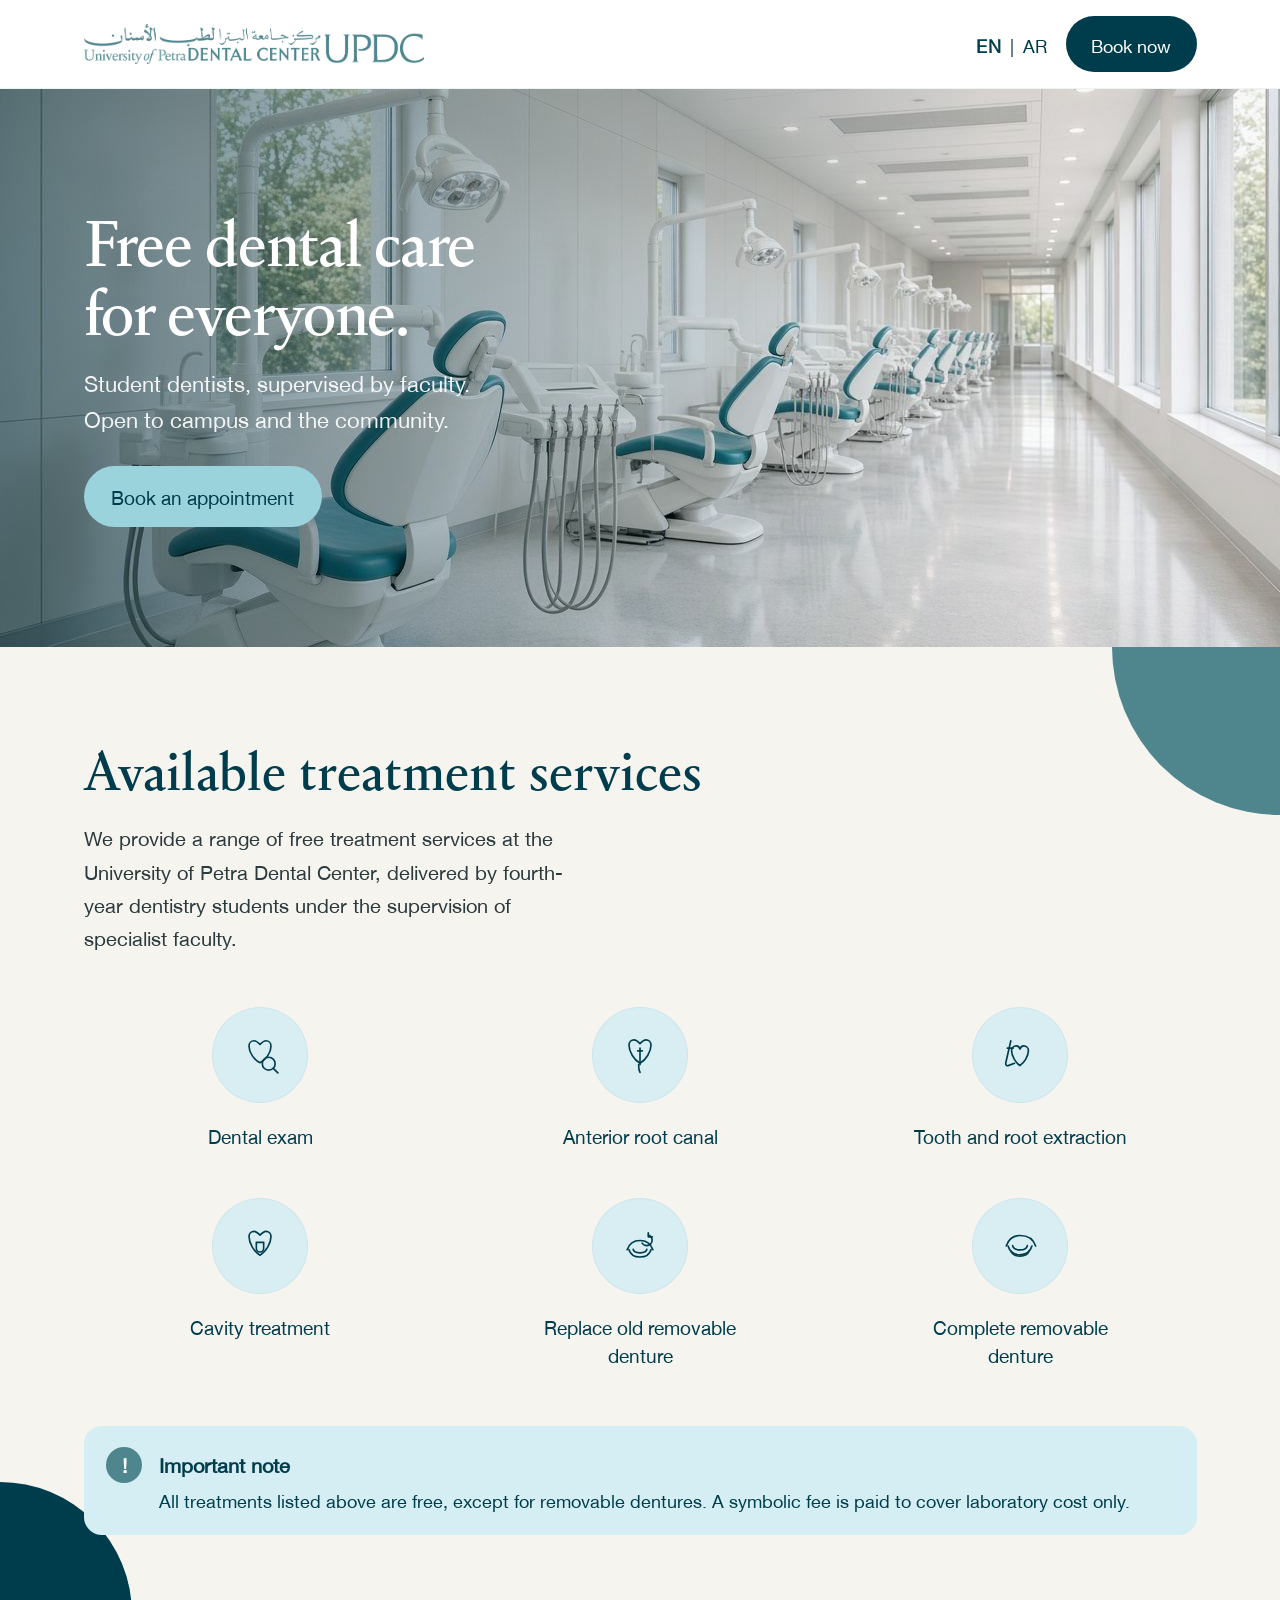
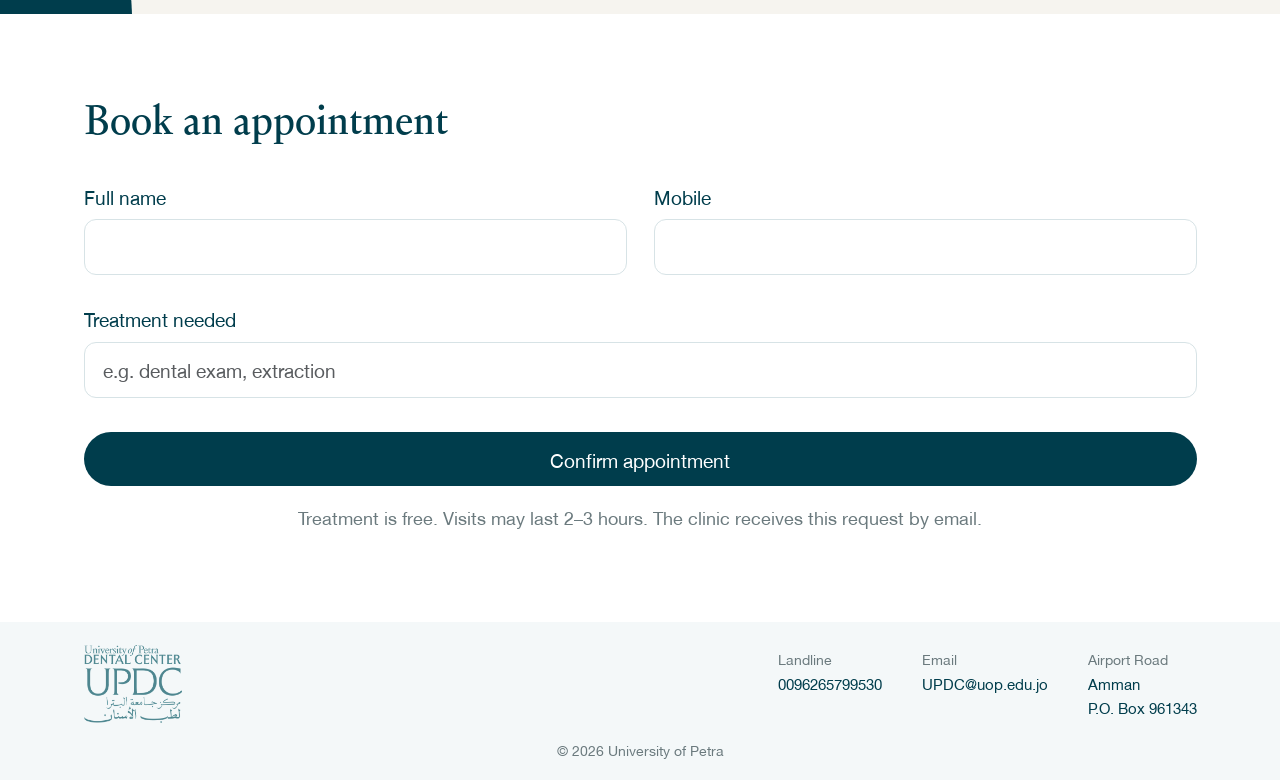
<file: index.html>
<!DOCTYPE html>
<html lang="en">
  <head>
    <meta charset="utf-8" />
    <meta name="viewport" content="width=device-width, initial-scale=1" />
    <title>University of Petra Dental Center | Book a free appointment</title>
    <meta
      name="description"
      content="Book a free appointment at the University of Petra Dental Center. Eligible dentistry students treat patients under faculty supervision."
    />
    <link rel="icon" href="assets/images/favicon.png" type="image/png" />
    <link rel="preload" as="image" href="assets/images/slide-2.jpg" type="image/jpeg" />
    <link rel="preload" as="font" href="assets/fonts/A2Mazarin-Regular.otf" type="font/otf" crossorigin />
    <link rel="preload" as="font" href="assets/fonts/HelveticaNeueLTArabic.ttf" type="font/ttf" crossorigin />
    <link rel="stylesheet" href="vendor/bootstrap.min.css" />
    <link rel="stylesheet" href="css/style.css" />
  </head>
  <body>
    <a class="visually-hidden-focusable" href="#book">Skip to booking</a>
    <header class="site-header">
      <div class="container header-inner d-flex align-items-center justify-content-between gap-3">
        <a class="brand" href="index.html" aria-label="University of Petra Dental Center">
          <img src="assets/images/logo-wide.png" width="340" height="40" alt="UPDC University of Petra Dental Center" />
        </a>
        <div class="d-flex align-items-center gap-3">
          <nav class="lang-switch" aria-label="Language">
            <a href="index.html" hreflang="en" aria-current="true">EN</a>
            <span aria-hidden="true">|</span>
            <a href="ar/index.html" hreflang="ar" lang="ar">AR</a>
          </nav>
          <a class="btn-book" href="#book">Book now</a>
        </div>
      </div>
    </header>

    <section class="hero" aria-label="Clinic highlights">
      <div class="hero-slide">
        <img src="assets/images/slide-2.jpg" width="1280" height="720" alt="Teaching clinic with a row of dental chairs" fetchpriority="high" />
      </div>
      <div class="hero-overlay" aria-hidden="true"></div>
      <div class="hero-copy">
        <div class="container">
          <h1>Free dental care for everyone.</h1>
          <p>Student dentists, supervised by faculty. Open to campus and the community.</p>
          <div class="hero-actions">
            <a class="btn-ice" href="#book">Book an appointment</a>
          </div>
        </div>
      </div>
    </section>

    <section class="services" id="services" aria-labelledby="servicesTitle">
      <div class="container">
        <h2 class="services-title" id="servicesTitle">Available treatment services</h2>
        <p class="services-lead">
          We provide a range of free treatment services at the University of Petra Dental Center,
          delivered by fourth-year dentistry students under the supervision of specialist faculty.
        </p>
        <div class="row g-4">
          <div class="col-6 col-md-4">
            <article class="service-card">
              <div class="service-icon" aria-hidden="true">
                <svg viewBox="0 0 48 48" fill="none" stroke="currentColor" stroke-width="1.8" stroke-linecap="round" stroke-linejoin="round">
                  <path d="M17.5 8.5c-3.1 0-5.5 2.5-5.5 5.6 0 7 5.4 15.2 12 18.4 6.6-3.2 12-11.4 12-18.4 0-3.1-2.4-5.6-5.5-5.6-2.3 0-3.8 1.3-6.5 4-2.7-2.7-4.2-4-6.5-4z" />
                  <circle cx="33.5" cy="33.5" r="7" />
                  <path d="m38.5 38.5 5 5" />
                </svg>
              </div>
              <h3>Dental exam</h3>
            </article>
          </div>
          <div class="col-6 col-md-4">
            <article class="service-card">
              <div class="service-icon" aria-hidden="true">
                <svg viewBox="0 0 48 48" fill="none" stroke="currentColor" stroke-width="1.8" stroke-linecap="round" stroke-linejoin="round">
                  <path d="M17.5 7.5c-3.1 0-5.5 2.5-5.5 5.6 0 7.4 5.6 16.4 12 19.9 6.4-3.5 12-12.5 12-19.9 0-3.1-2.4-5.6-5.5-5.6-2.3 0-3.8 1.3-6.5 4-2.7-2.7-4.2-4-6.5-4z" />
                  <path d="M24 16.5v18" />
                  <path d="M21.5 19.5h5" />
                  <path d="M22.5 34.5c0 3.2.4 6.5 1.5 8.5" />
                </svg>
              </div>
              <h3>Anterior root canal</h3>
            </article>
          </div>
          <div class="col-6 col-md-4">
            <article class="service-card">
              <div class="service-icon" aria-hidden="true">
                <svg viewBox="0 0 48 48" fill="none" stroke="currentColor" stroke-width="1.8" stroke-linecap="round" stroke-linejoin="round">
                  <path d="M20 14c-3 0-5.2 2.3-5.2 5.2 0 6.2 4.6 13.4 9.2 16.3 4.6-2.9 9.2-10.1 9.2-16.3 0-2.9-2.2-5.2-5.2-5.2-2 0-3.4 1.1-4 3.5-.6-2.4-2-3.5-4-3.5z" />
                  <path d="M14 8.5 8.5 32.5c-.5 2.2.8 3.5 2.6 3.1L18 33" />
                  <path d="M10.2 16.5h6.3" />
                </svg>
              </div>
              <h3>Tooth and root extraction</h3>
            </article>
          </div>
          <div class="col-6 col-md-4">
            <article class="service-card">
              <div class="service-icon" aria-hidden="true">
                <svg viewBox="0 0 48 48" fill="none" stroke="currentColor" stroke-width="1.8" stroke-linecap="round" stroke-linejoin="round">
                  <path d="M17.5 8c-3.1 0-5.5 2.5-5.5 5.6 0 7.4 5.6 16.8 12 20.4 6.4-3.6 12-13 12-20.4C36 10.5 33.6 8 30.5 8c-2.3 0-3.8 1.3-6.5 4.1C21.3 9.3 19.8 8 17.5 8z" />
                  <path d="M20 20h8v6.5a4 4 0 0 1-8 0V20z" />
                </svg>
              </div>
              <h3>Cavity treatment</h3>
            </article>
          </div>
          <div class="col-6 col-md-4">
            <article class="service-card">
              <div class="service-icon" aria-hidden="true">
                <svg viewBox="0 0 48 48" fill="none" stroke="currentColor" stroke-width="1.8" stroke-linecap="round" stroke-linejoin="round">
                  <path d="M10 28c2.2-6.5 6.2-10 14-10s11.8 3.5 14 10" />
                  <path d="M12 28c1.4 4.8 4.6 8 12 8s10.6-3.2 12-8" />
                  <path d="M16.5 27.5c.4 2.4 2.2 4 7.5 4s7.1-1.6 7.5-4" />
                  <path d="M34.5 12.5a6 6 0 1 1-8.2 8.4" />
                  <path d="M33 9.5v4.5h4.5" />
                </svg>
              </div>
              <h3>Replace old removable denture</h3>
            </article>
          </div>
          <div class="col-6 col-md-4">
            <article class="service-card">
              <div class="service-icon" aria-hidden="true">
                <svg viewBox="0 0 48 48" fill="none" stroke="currentColor" stroke-width="1.8" stroke-linecap="round" stroke-linejoin="round">
                  <path d="M9 24c2.4-7.4 7-11.5 15-11.5S38.6 16.6 41 24" />
                  <path d="M11 24c1.6 5.6 5.2 9.5 13 9.5s11.4-3.9 13-9.5" />
                  <path d="M16 23.5c.5 2.8 2.6 4.7 8 4.7s7.5-1.9 8-4.7" />
                  <path d="M14 29.5c1.2 3.3 4.2 5.5 10 5.5s8.8-2.2 10-5.5" />
                </svg>
              </div>
              <h3>Complete removable denture</h3>
            </article>
          </div>
        </div>
        <aside class="services-note" role="note">
          <span class="note-mark" aria-hidden="true">!</span>
          <div>
            <strong>Important note</strong>
            <p>All treatments listed above are free, except for removable dentures. A symbolic fee is paid to cover laboratory cost only.</p>
          </div>
        </aside>
      </div>
    </section>

    <section class="book" id="book">
      <div class="container">
        <h2>Book an appointment</h2>
        <form id="booking-form" class="needs-validation" novalidate>
          <input class="visually-hidden" type="text" name="_honey" tabindex="-1" autocomplete="off" aria-hidden="true" />
          <div class="row g-4">
            <div class="col-md-6">
              <label class="form-label" for="fullName">Full name</label>
              <input class="form-control" id="fullName" name="fullName" type="text" autocomplete="name" required />
              <div class="invalid-feedback">Please enter your full name.</div>
            </div>
            <div class="col-md-6">
              <label class="form-label" for="mobile">Mobile</label>
              <input class="form-control" id="mobile" name="mobile" type="tel" inputmode="tel" autocomplete="tel" required />
              <div class="invalid-feedback">Please enter a mobile number.</div>
            </div>
            <div class="col-12">
              <label class="form-label" for="treatment">Treatment needed</label>
              <input class="form-control" id="treatment" name="treatment" type="text" placeholder="e.g. dental exam, extraction" required />
              <div class="invalid-feedback">Please enter the treatment you need.</div>
            </div>
            <div class="col-12">
              <button class="btn-confirm" type="submit">Confirm appointment</button>
              <p class="form-note">Treatment is free. Visits may last 2–3 hours. The clinic receives this request by email.</p>
              <p class="submit-error" id="submit-error" hidden>
                We could not send the request. Please call the clinic on 0096265799530.
              </p>
            </div>
          </div>
        </form>
      </div>
    </section>

    <footer class="site-footer">
      <div class="container">
        <div class="footer-bar">
          <img class="footer-logo" src="assets/images/logo-lockup.png" width="120" height="96" alt="UPDC" />
          <div class="footer-contact">
            <div class="footer-item">
              <span class="footer-label">Landline</span>
              <a href="tel:+96265799530">0096265799530</a>
            </div>
            <div class="footer-item">
              <span class="footer-label">Email</span>
              <a href="mailto:UPDC@uop.edu.jo">UPDC@uop.edu.jo</a>
            </div>
            <div class="footer-item">
              <span class="footer-label">Airport Road</span>
              <span>Amman</span>
              <span>P.O. Box 961343</span>
            </div>
          </div>
        </div>
        <p class="footer-copy">© <span data-year>2026</span> University of Petra</p>
      </div>
    </footer>

    <div class="modal fade success-modal" id="successModal" tabindex="-1" aria-labelledby="successTitle" aria-hidden="true">
      <div class="modal-dialog modal-dialog-centered">
        <div class="modal-content">
          <div class="modal-body">
            <div class="success-mark" aria-hidden="true">
              <svg viewBox="0 0 48 48" fill="none" stroke="currentColor" stroke-width="2.4" stroke-linecap="round" stroke-linejoin="round">
                <circle cx="24" cy="24" r="16" />
                <path d="m16.5 24.5 5 5 10-11" />
              </svg>
            </div>
            <h2 id="successTitle">Your appointment is set</h2>
            <p>The clinic will contact you to confirm the appointment.</p>
            <button class="btn-success-close" type="button" data-bs-dismiss="modal">Done</button>
          </div>
        </div>
      </div>
    </div>

    <script src="vendor/bootstrap.bundle.min.js" defer></script>
    <script src="js/main.js" defer></script>
  </body>
</html>
</file>
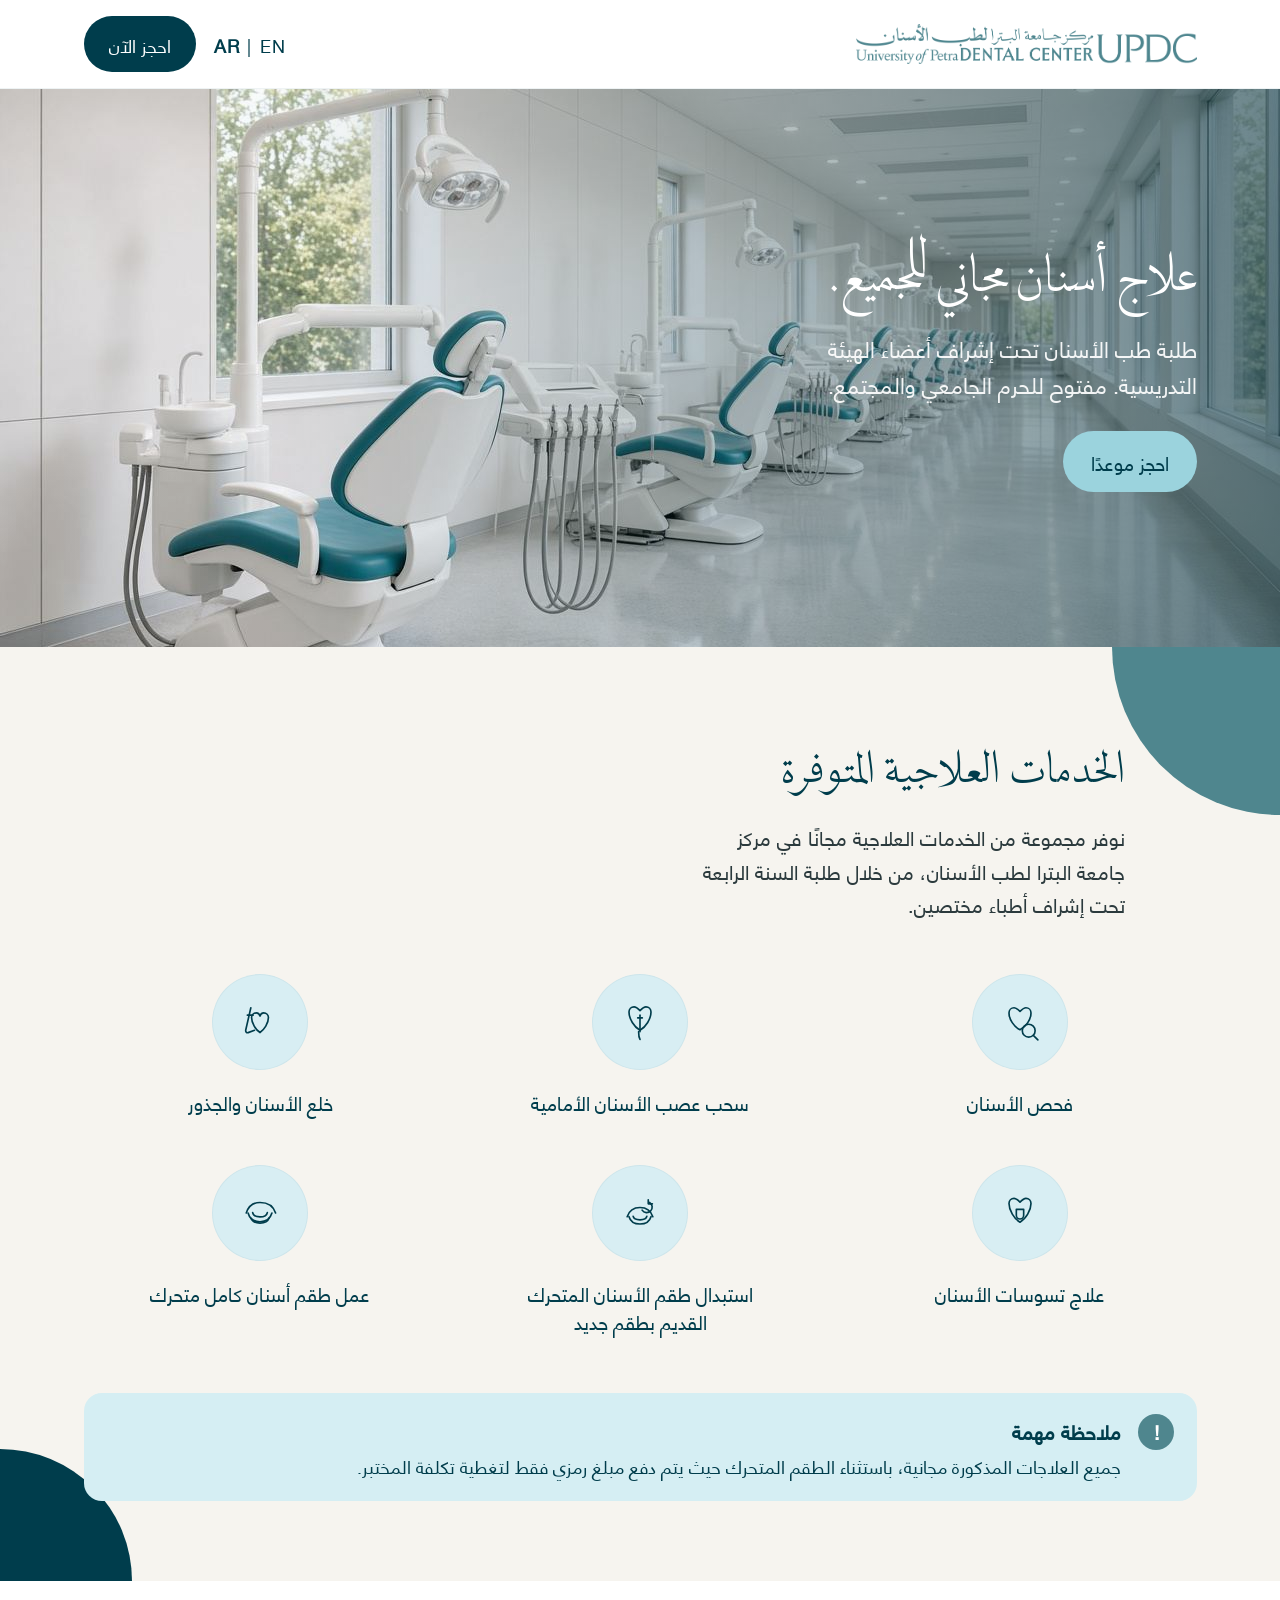
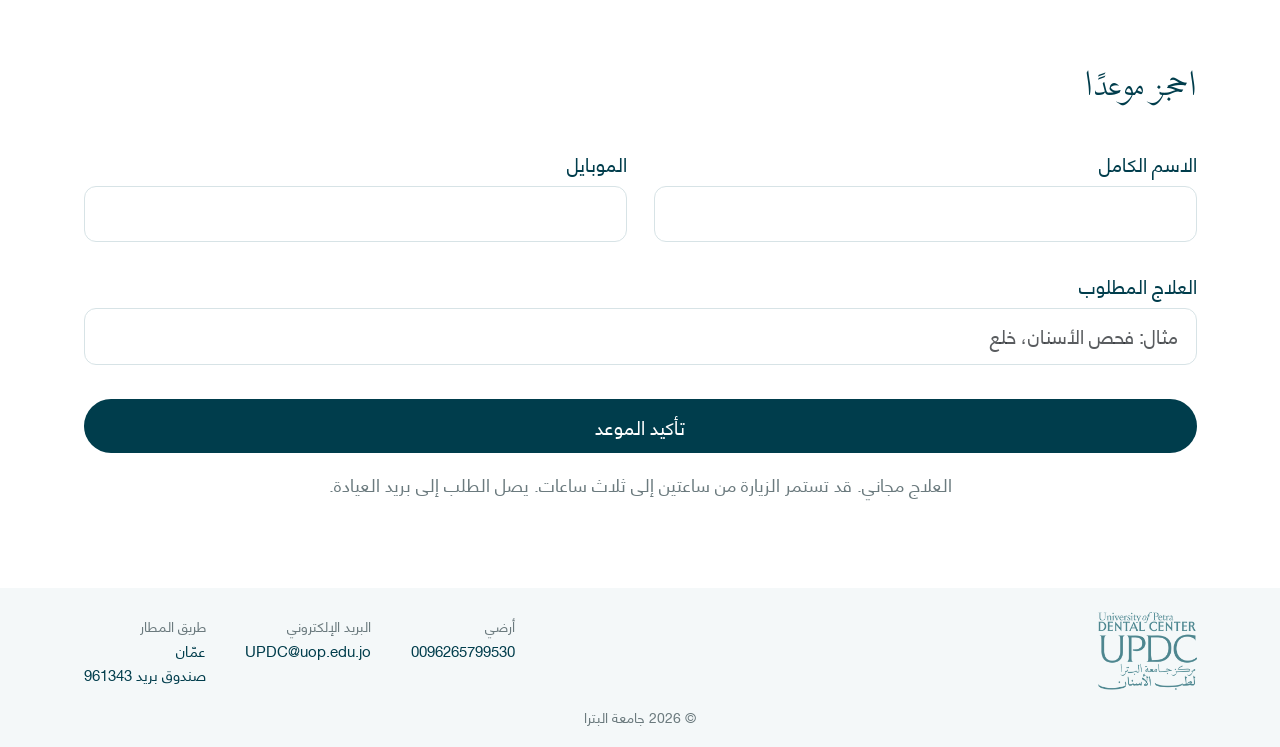
<file: ar/index.html>
<!DOCTYPE html>
<html lang="ar" dir="rtl">
  <head>
    <meta charset="utf-8" />
    <meta name="viewport" content="width=device-width, initial-scale=1" />
    <title>مركز جامعة البترا لطب الأسنان | احجز موعدًا مجانيًا</title>
    <meta
      name="description"
      content="احجز موعدًا مجانيًا في مركز جامعة البترا لطب الأسنان. يعالجك طالب مؤهل تحت إشراف أعضاء الهيئة التدريسية."
    />
    <link rel="icon" href="../assets/images/favicon.png" type="image/png" />
    <link rel="preload" as="image" href="../assets/images/slide-2.jpg" type="image/jpeg" />
    <link rel="preload" as="font" href="../assets/fonts/29LTIdris-Light.ttf" type="font/ttf" crossorigin />
    <link rel="preload" as="font" href="../assets/fonts/HelveticaNeueLTArabic.ttf" type="font/ttf" crossorigin />
    <link rel="stylesheet" href="../vendor/bootstrap.min.css" />
    <link rel="stylesheet" href="../css/style.css" />
  </head>
  <body>
    <a class="visually-hidden-focusable" href="#book">تخطَّ إلى الحجز</a>
    <header class="site-header">
      <div class="container header-inner d-flex align-items-center justify-content-between gap-3">
        <a class="brand" href="index.html" aria-label="مركز جامعة البترا لطب الأسنان">
          <img src="../assets/images/logo-wide.png" width="340" height="40" alt="مركز جامعة البترا لطب الأسنان UPDC" />
        </a>
        <div class="d-flex align-items-center gap-3">
          <nav class="lang-switch" aria-label="اللغة">
            <a href="../index.html" hreflang="en" lang="en">EN</a>
            <span aria-hidden="true">|</span>
            <a href="index.html" hreflang="ar" aria-current="true">AR</a>
          </nav>
          <a class="btn-book" href="#book">احجز الآن</a>
        </div>
      </div>
    </header>

    <section class="hero" aria-label="عيادات الكلية">
      <div class="hero-slide">
        <img src="../assets/images/slide-2.jpg" width="1280" height="720" alt="صف من كراسي العيادة التعليمية" fetchpriority="high" />
      </div>
      <div class="hero-overlay" aria-hidden="true"></div>
      <div class="hero-copy">
        <div class="container">
          <h1>علاج أسنان مجاني للجميع.</h1>
          <p>طلبة طب الأسنان تحت إشراف أعضاء الهيئة التدريسية. مفتوح للحرم الجامعي والمجتمع.</p>
          <div class="hero-actions">
            <a class="btn-ice" href="#book">احجز موعدًا</a>
          </div>
        </div>
      </div>
    </section>

    <section class="services" id="services" aria-labelledby="servicesTitle">
      <div class="container">
        <h2 class="services-title" id="servicesTitle">الخدمات العلاجية المتوفرة</h2>
        <p class="services-lead">
          نوفر مجموعة من الخدمات العلاجية مجانًا في مركز جامعة البترا لطب الأسنان، من خلال طلبة السنة الرابعة تحت إشراف أطباء مختصين.
        </p>
        <div class="row g-4">
          <div class="col-6 col-md-4">
            <article class="service-card">
              <div class="service-icon" aria-hidden="true">
                <svg viewBox="0 0 48 48" fill="none" stroke="currentColor" stroke-width="1.8" stroke-linecap="round" stroke-linejoin="round">
                  <path d="M17.5 8.5c-3.1 0-5.5 2.5-5.5 5.6 0 7 5.4 15.2 12 18.4 6.6-3.2 12-11.4 12-18.4 0-3.1-2.4-5.6-5.5-5.6-2.3 0-3.8 1.3-6.5 4-2.7-2.7-4.2-4-6.5-4z" />
                  <circle cx="33.5" cy="33.5" r="7" />
                  <path d="m38.5 38.5 5 5" />
                </svg>
              </div>
              <h3>فحص الأسنان</h3>
            </article>
          </div>
          <div class="col-6 col-md-4">
            <article class="service-card">
              <div class="service-icon" aria-hidden="true">
                <svg viewBox="0 0 48 48" fill="none" stroke="currentColor" stroke-width="1.8" stroke-linecap="round" stroke-linejoin="round">
                  <path d="M17.5 7.5c-3.1 0-5.5 2.5-5.5 5.6 0 7.4 5.6 16.4 12 19.9 6.4-3.5 12-12.5 12-19.9 0-3.1-2.4-5.6-5.5-5.6-2.3 0-3.8 1.3-6.5 4-2.7-2.7-4.2-4-6.5-4z" />
                  <path d="M24 16.5v18" />
                  <path d="M21.5 19.5h5" />
                  <path d="M22.5 34.5c0 3.2.4 6.5 1.5 8.5" />
                </svg>
              </div>
              <h3>سحب عصب الأسنان الأمامية</h3>
            </article>
          </div>
          <div class="col-6 col-md-4">
            <article class="service-card">
              <div class="service-icon" aria-hidden="true">
                <svg viewBox="0 0 48 48" fill="none" stroke="currentColor" stroke-width="1.8" stroke-linecap="round" stroke-linejoin="round">
                  <path d="M20 14c-3 0-5.2 2.3-5.2 5.2 0 6.2 4.6 13.4 9.2 16.3 4.6-2.9 9.2-10.1 9.2-16.3 0-2.9-2.2-5.2-5.2-5.2-2 0-3.4 1.1-4 3.5-.6-2.4-2-3.5-4-3.5z" />
                  <path d="M14 8.5 8.5 32.5c-.5 2.2.8 3.5 2.6 3.1L18 33" />
                  <path d="M10.2 16.5h6.3" />
                </svg>
              </div>
              <h3>خلع الأسنان والجذور</h3>
            </article>
          </div>
          <div class="col-6 col-md-4">
            <article class="service-card">
              <div class="service-icon" aria-hidden="true">
                <svg viewBox="0 0 48 48" fill="none" stroke="currentColor" stroke-width="1.8" stroke-linecap="round" stroke-linejoin="round">
                  <path d="M17.5 8c-3.1 0-5.5 2.5-5.5 5.6 0 7.4 5.6 16.8 12 20.4 6.4-3.6 12-13 12-20.4C36 10.5 33.6 8 30.5 8c-2.3 0-3.8 1.3-6.5 4.1C21.3 9.3 19.8 8 17.5 8z" />
                  <path d="M20 20h8v6.5a4 4 0 0 1-8 0V20z" />
                </svg>
              </div>
              <h3>علاج تسوسات الأسنان</h3>
            </article>
          </div>
          <div class="col-6 col-md-4">
            <article class="service-card">
              <div class="service-icon" aria-hidden="true">
                <svg viewBox="0 0 48 48" fill="none" stroke="currentColor" stroke-width="1.8" stroke-linecap="round" stroke-linejoin="round">
                  <path d="M10 28c2.2-6.5 6.2-10 14-10s11.8 3.5 14 10" />
                  <path d="M12 28c1.4 4.8 4.6 8 12 8s10.6-3.2 12-8" />
                  <path d="M16.5 27.5c.4 2.4 2.2 4 7.5 4s7.1-1.6 7.5-4" />
                  <path d="M34.5 12.5a6 6 0 1 1-8.2 8.4" />
                  <path d="M33 9.5v4.5h4.5" />
                </svg>
              </div>
              <h3>استبدال طقم الأسنان المتحرك القديم بطقم جديد</h3>
            </article>
          </div>
          <div class="col-6 col-md-4">
            <article class="service-card">
              <div class="service-icon" aria-hidden="true">
                <svg viewBox="0 0 48 48" fill="none" stroke="currentColor" stroke-width="1.8" stroke-linecap="round" stroke-linejoin="round">
                  <path d="M9 24c2.4-7.4 7-11.5 15-11.5S38.6 16.6 41 24" />
                  <path d="M11 24c1.6 5.6 5.2 9.5 13 9.5s11.4-3.9 13-9.5" />
                  <path d="M16 23.5c.5 2.8 2.6 4.7 8 4.7s7.5-1.9 8-4.7" />
                  <path d="M14 29.5c1.2 3.3 4.2 5.5 10 5.5s8.8-2.2 10-5.5" />
                </svg>
              </div>
              <h3>عمل طقم أسنان كامل متحرك</h3>
            </article>
          </div>
        </div>
        <aside class="services-note" role="note">
          <span class="note-mark" aria-hidden="true">!</span>
          <div>
            <strong>ملاحظة مهمة</strong>
            <p>جميع العلاجات المذكورة مجانية، باستثناء الطقم المتحرك حيث يتم دفع مبلغ رمزي فقط لتغطية تكلفة المختبر.</p>
          </div>
        </aside>
      </div>
    </section>

    <section class="book" id="book">
      <div class="container">
        <h2>احجز موعدًا</h2>
        <form id="booking-form" class="needs-validation" novalidate>
          <input class="visually-hidden" type="text" name="_honey" tabindex="-1" autocomplete="off" aria-hidden="true" />
          <div class="row g-4">
            <div class="col-md-6">
              <label class="form-label" for="fullName">الاسم الكامل</label>
              <input class="form-control" id="fullName" name="fullName" type="text" autocomplete="name" required />
              <div class="invalid-feedback">يرجى إدخال الاسم الكامل.</div>
            </div>
            <div class="col-md-6">
              <label class="form-label" for="mobile">الموبايل</label>
              <input class="form-control" id="mobile" name="mobile" type="tel" inputmode="tel" autocomplete="tel" required />
              <div class="invalid-feedback">يرجى إدخال رقم الموبايل.</div>
            </div>
            <div class="col-12">
              <label class="form-label" for="treatment">العلاج المطلوب</label>
              <input class="form-control" id="treatment" name="treatment" type="text" placeholder="مثال: فحص الأسنان، خلع" required />
              <div class="invalid-feedback">يرجى إدخال العلاج المطلوب.</div>
            </div>
            <div class="col-12">
              <button class="btn-confirm" type="submit">تأكيد الموعد</button>
              <p class="form-note">العلاج مجاني. قد تستمر الزيارة من ساعتين إلى ثلاث ساعات. يصل الطلب إلى بريد العيادة.</p>
              <p class="submit-error" id="submit-error" hidden>
                تعذّر إرسال الطلب. يرجى الاتصال بالعيادة على 0096265799530.
              </p>
            </div>
          </div>
        </form>
      </div>
    </section>

    <footer class="site-footer">
      <div class="container">
        <div class="footer-bar">
          <img class="footer-logo" src="../assets/images/logo-lockup.png" width="120" height="96" alt="UPDC" />
          <div class="footer-contact">
            <div class="footer-item">
              <span class="footer-label">أرضي</span>
              <a href="tel:+96265799530">0096265799530</a>
            </div>
            <div class="footer-item">
              <span class="footer-label">البريد الإلكتروني</span>
              <a href="mailto:UPDC@uop.edu.jo">UPDC@uop.edu.jo</a>
            </div>
            <div class="footer-item">
              <span class="footer-label">طريق المطار</span>
              <span>عمّان</span>
              <span>صندوق بريد 961343</span>
            </div>
          </div>
        </div>
        <p class="footer-copy">© <span data-year>2026</span> جامعة البترا</p>
      </div>
    </footer>

    <div class="modal fade success-modal" id="successModal" tabindex="-1" aria-labelledby="successTitle" aria-hidden="true">
      <div class="modal-dialog modal-dialog-centered">
        <div class="modal-content">
          <div class="modal-body">
            <div class="success-mark" aria-hidden="true">
              <svg viewBox="0 0 48 48" fill="none" stroke="currentColor" stroke-width="2.4" stroke-linecap="round" stroke-linejoin="round">
                <circle cx="24" cy="24" r="16" />
                <path d="m16.5 24.5 5 5 10-11" />
              </svg>
            </div>
            <h2 id="successTitle">تم تحديد موعدك</h2>
            <p>ستتواصل معك العيادة لتأكيد الموعد.</p>
            <button class="btn-success-close" type="button" data-bs-dismiss="modal">حسنًا</button>
          </div>
        </div>
      </div>
    </div>

    <script src="../vendor/bootstrap.bundle.min.js" defer></script>
    <script src="../js/main.js" defer></script>
  </body>
</html>
</file>
<file: css/style.css>
:root {
  --teal: #4f868e;
  --teal-deep: #003d4c;
  --ice: #9bd3dd;
  --ice-soft: #e8f6f8;
  --ink: #161616;
  --text: #2b3a3d;
  --muted: #6b7a7e;
  --line: #d7e3e6;
  --paper: #ffffff;
  --wash: #f4f8f9;
  --radius: 999px;
  --shadow: 0 10px 30px rgba(0, 61, 76, 0.08);
  --header-h: 88px;
  --font: "Helvetica Neue LT Arabic", "Helvetica Neue", Helvetica, Arial, sans-serif;
  --display: "A2 Mazarin", Georgia, "Times New Roman", serif;
  --display-ar: "29LT Idris", "Helvetica Neue LT Arabic", Tahoma, sans-serif;
}

@font-face {
  font-family: "A2 Mazarin";
  src: url("../assets/fonts/A2Mazarin-Regular.otf") format("opentype");
  font-weight: 400;
  font-style: normal;
  font-display: swap;
}

@font-face {
  font-family: "A2 Mazarin";
  src: url("../assets/fonts/A2Mazarin-LightItalic.otf") format("opentype");
  font-weight: 300;
  font-style: italic;
  font-display: swap;
}

@font-face {
  font-family: "29LT Idris";
  src: url("../assets/fonts/29LTIdris-Light.ttf") format("truetype");
  font-weight: 300;
  font-style: normal;
  font-display: swap;
}

@font-face {
  font-family: "Helvetica Neue LT Arabic";
  src: url("../assets/fonts/HelveticaNeueLTArabic.ttf") format("truetype");
  font-weight: 400;
  font-style: normal;
  font-display: swap;
}

*,
*::before,
*::after {
  box-sizing: border-box;
}

html {
  scroll-behavior: smooth;
  font-size: 18px;
}

body {
  margin: 0;
  color: var(--text);
  background: var(--paper);
  font-family: var(--font);
  font-size: 1.05rem;
  line-height: 1.65;
}

[dir="rtl"] body,
[dir="rtl"] {
  font-family: var(--font);
}

img {
  max-width: 100%;
  height: auto;
}

a {
  color: inherit;
}

.site-header {
  position: sticky;
  top: 0;
  z-index: 40;
  min-height: var(--header-h);
  background: #fff;
  border-bottom: 1px solid #eef3f4;
}

.header-inner {
  min-height: var(--header-h);
}

.brand {
  display: inline-flex;
  align-items: center;
  text-decoration: none;
}

.brand img {
  height: 40px;
  width: auto;
  max-width: min(420px, 52vw);
  display: block;
  object-fit: contain;
}

.lang-switch {
  display: inline-flex;
  align-items: center;
  gap: 0.45rem;
  color: var(--teal-deep);
  font-size: 1.02rem;
  letter-spacing: 0.04em;
}

.lang-switch a {
  text-decoration: none;
  color: var(--teal-deep);
}

.lang-switch a[aria-current="true"] {
  font-weight: 600;
}

.btn-book {
  background: var(--teal-deep);
  color: #fff;
  border: 0;
  border-radius: var(--radius);
  padding: 0.72rem 1.4rem;
  font-size: 1.02rem;
  text-decoration: none;
  display: inline-flex;
  align-items: center;
  justify-content: center;
  white-space: nowrap;
}

.btn-book:hover,
.btn-book:focus {
  background: #002833;
  color: #fff;
}

.btn-ice {
  background: var(--ice);
  color: var(--teal-deep);
  border: 0;
  border-radius: var(--radius);
  padding: 0.8rem 1.55rem;
  font-size: 1.08rem;
  text-decoration: none;
  display: inline-flex;
}

.btn-ice:hover {
  background: #b7e0e7;
  color: var(--teal-deep);
}

.btn-deep {
  background: var(--teal-deep);
  color: #fff;
  border: 0;
  border-radius: var(--radius);
  padding: 0.75rem 1.4rem;
  text-decoration: none;
  display: inline-flex;
}

.btn-deep:hover {
  background: #002833;
  color: #fff;
}

.hero {
  position: relative;
  color: #fff;
  background: var(--teal-deep);
}

.hero-slide {
  min-height: clamp(420px, 62vh, 640px);
}

.hero-slide img {
  width: 100%;
  height: clamp(420px, 62vh, 640px);
  object-fit: cover;
  object-position: 28% center;
  display: block;
}

.hero-overlay {
  position: absolute;
  inset: 0;
  background: linear-gradient(90deg, rgba(0, 45, 56, 0.58) 0%, rgba(0, 45, 56, 0.22) 48%, rgba(0, 45, 56, 0.02) 78%);
  pointer-events: none;
}

[dir="rtl"] .hero-overlay {
  background: linear-gradient(270deg, rgba(0, 45, 56, 0.58) 0%, rgba(0, 45, 56, 0.22) 48%, rgba(0, 45, 56, 0.02) 78%);
}

.hero-copy {
  position: absolute;
  inset: 0;
  display: flex;
  align-items: center;
  z-index: 2;
  pointer-events: none;
}

.hero-copy .container,
.hero-copy a,
.hero-copy button {
  pointer-events: auto;
}

.hero h1 {
  font-family: var(--display);
  font-weight: 400;
  font-size: clamp(2.2rem, 5vw, 4.2rem);
  line-height: 1.08;
  max-width: 11ch;
  letter-spacing: -0.02em;
  margin: 0 0 1rem;
}

[dir="rtl"] .hero h1 {
  font-family: var(--display-ar);
  max-width: 14ch;
}

.hero p {
  max-width: 36ch;
  font-size: clamp(1.08rem, 1.7vw, 1.28rem);
  opacity: 0.92;
  margin-bottom: 1.6rem;
}

.hero-actions {
  display: flex;
  flex-wrap: wrap;
  gap: 0.75rem;
}

.services {
  position: relative;
  background: #f6f4ef;
  padding: 5.2rem 0 4.4rem;
  overflow: hidden;
  scroll-margin-top: calc(var(--header-h) + 12px);
}

.services::before,
.services::after {
  content: "";
  position: absolute;
  pointer-events: none;
}

.services::before {
  top: 0;
  right: 0;
  width: min(168px, 26vw);
  height: min(168px, 26vw);
  background: var(--teal);
  border-bottom-left-radius: 100%;
}

.services::after {
  bottom: 0;
  left: 0;
  width: min(132px, 22vw);
  height: min(132px, 22vw);
  background: var(--teal-deep);
  border-top-right-radius: 100%;
}

.services .container {
  position: relative;
  z-index: 1;
}

.services-title {
  font-family: var(--display);
  font-weight: 400;
  font-size: clamp(2rem, 4.2vw, 3.15rem);
  color: var(--teal-deep);
  line-height: 1.15;
  margin: 0 0 1rem;
}

[dir="rtl"] .services-title {
  font-family: var(--display-ar);
  padding-right: min(72px, 12vw);
}

.services-lead {
  max-width: 46ch;
  color: var(--text);
  font-size: 1.12rem;
  margin-bottom: 2.6rem;
}

[dir="rtl"] .services-lead {
  padding-right: min(72px, 12vw);
}

.service-card {
  text-align: center;
  padding: 0.4rem 0.6rem 0.8rem;
}

.service-icon {
  width: 96px;
  height: 96px;
  margin: 0 auto 1rem;
  border-radius: 50%;
  background: #d8eef3;
  color: var(--teal-deep);
  display: grid;
  place-items: center;
  box-shadow: inset 0 0 0 1px rgba(79, 134, 142, 0.08);
}

.service-icon svg {
  width: 44px;
  height: 44px;
}

.service-card h3 {
  font-size: 1.08rem;
  font-weight: 400;
  color: var(--teal-deep);
  line-height: 1.45;
  margin: 0 auto;
  max-width: 22ch;
}

.services-note {
  display: flex;
  align-items: flex-start;
  gap: 0.95rem;
  margin-top: 2.4rem;
  padding: 1.15rem 1.25rem;
  background: #d5eef3;
  border-radius: 18px;
  color: var(--teal-deep);
}

.note-mark {
  flex: 0 0 auto;
  width: 36px;
  height: 36px;
  border-radius: 50%;
  background: var(--teal);
  color: #fff;
  display: grid;
  place-items: center;
  font-size: 1.15rem;
  font-weight: 700;
  line-height: 1;
}

.services-note strong {
  display: block;
  font-size: 1.12rem;
  margin-bottom: 0.2rem;
}

.services-note p {
  margin: 0;
  font-size: 1.02rem;
}

.book {
  padding: 4.5rem 0 4rem;
  scroll-margin-top: calc(var(--header-h) + 12px);
}

.book h2 {
  font-family: var(--display);
  font-weight: 400;
  font-size: clamp(1.95rem, 3.2vw, 2.55rem);
  color: var(--teal-deep);
  margin-bottom: 2rem;
}

[dir="rtl"] .book h2 {
  font-family: var(--display-ar);
}

.form-label {
  color: var(--teal-deep);
  font-size: 1.08rem;
  margin-bottom: 0.4rem;
}

.form-control {
  border: 1px solid var(--line);
  border-radius: 12px;
  min-height: 52px;
  padding: 0.72rem 1rem;
  color: var(--text);
  font-size: 1.05rem;
  font-family: var(--font);
}

input[type="date"] {
  padding-inline-end: 2.4rem;
}

[dir="rtl"] input[type="date"] {
  direction: rtl;
  text-align: right;
}

.form-control:focus {
  border-color: var(--teal);
  box-shadow: 0 0 0 3px rgba(79, 134, 142, 0.18);
}

.btn-confirm {
  width: 100%;
  background: var(--teal-deep);
  color: #fff;
  border: 0;
  border-radius: var(--radius);
  min-height: 54px;
  margin-top: 0.4rem;
  font-size: 1.08rem;
}

.btn-confirm.is-busy {
  opacity: 0.72;
  pointer-events: none;
}

.btn-confirm:hover {
  background: #002833;
  color: #fff;
}

.form-note {
  color: var(--muted);
  text-align: center;
  margin-top: 0.85rem;
  font-size: 1.02rem;
}

.submit-error {
  margin-top: 0.9rem;
  color: #8a2b2b;
  background: #fbeeee;
  border-radius: 12px;
  padding: 0.75rem 0.95rem;
  font-size: 1.02rem;
}

.alert-success {
  border: 0;
  background: var(--ice-soft);
  color: var(--teal-deep);
}

.site-footer {
  background: var(--wash);
  padding: 1.3rem 0 1rem;
  color: var(--teal-deep);
}

.footer-bar {
  display: flex;
  flex-wrap: wrap;
  align-items: center;
  justify-content: space-between;
  gap: 0.9rem 1.6rem;
}

.footer-logo {
  height: 78px;
  width: auto;
}

.footer-contact {
  display: flex;
  flex-wrap: wrap;
  align-items: flex-start;
  gap: 1rem 2.2rem;
  font-size: 0.86rem;
}

.footer-item {
  display: flex;
  flex-direction: column;
  align-items: flex-start;
  gap: 0.2rem;
  line-height: 1.35;
}

.footer-label {
  display: block;
  font-size: 0.76rem;
  color: var(--muted);
  margin-bottom: 0.05rem;
}

.footer-contact a {
  text-decoration: none;
}

.footer-contact a:hover {
  text-decoration: underline;
}

.footer-copy {
  text-align: center;
  color: var(--muted);
  margin: 0.85rem 0 0;
  font-size: 0.8rem;
}

.modal-content {
  border: 0;
  border-radius: 22px;
}

.success-modal .modal-content {
  text-align: center;
  padding: 1.6rem 1.4rem 1.8rem;
}

.success-mark {
  width: 78px;
  height: 78px;
  margin: 0.2rem auto 1.15rem;
  border-radius: 50%;
  background: var(--ice-soft);
  color: var(--teal-deep);
  display: grid;
  place-items: center;
}

.success-mark svg {
  width: 36px;
  height: 36px;
}

.success-modal h2 {
  font-family: var(--display);
  font-size: 1.7rem;
  color: var(--teal-deep);
  margin: 0 0 0.65rem;
}

[dir="rtl"] .success-modal h2 {
  font-family: var(--display-ar);
}

.success-modal p {
  margin: 0 auto 1.4rem;
  max-width: 34ch;
  font-size: 1.08rem;
  color: var(--text);
}

.btn-success-close {
  min-width: 9rem;
  background: var(--teal-deep);
  color: #fff;
  border: 0;
  border-radius: var(--radius);
  min-height: 48px;
  padding: 0.55rem 1.4rem;
  font-size: 1.05rem;
}

.btn-success-close:hover {
  background: #002833;
  color: #fff;
}

@media (max-width: 767.98px) {
  .brand img {
    height: 32px;
    max-width: 48vw;
  }

  html {
    font-size: 17px;
  }

  .btn-book {
    padding: 0.55rem 1rem;
    font-size: 0.98rem;
  }

  .service-icon {
    width: 82px;
    height: 82px;
  }

  .service-card h3 {
    font-size: 1rem;
  }

  .hero-slide img,
  .hero-slide {
    min-height: 460px;
    height: 460px;
  }

  .hero h1 {
    max-width: 14ch;
  }

  .book {
    padding: 2.6rem 0 2.4rem;
  }

  .services {
    padding: 3.2rem 0 2.8rem;
  }
}

@media (max-width: 399.98px) {
  .header-inner {
    gap: 0.4rem;
  }

  .brand img {
    height: 26px;
    max-width: 44vw;
  }

  .hero-slide img,
  .hero-slide {
    min-height: 520px;
    height: 520px;
  }

  .hero-copy .container {
    padding-bottom: 2rem;
  }

  .hero-actions {
    flex-direction: column;
    align-items: flex-start;
  }
}

@media (min-width: 1500px) {
  html {
    font-size: 19.5px; /* slightly larger than default, not oversized */
  }

  .lang-switch {
    font-size: 0.88rem;
    line-height: 1.2;
  }

  .btn-book {
    font-size: 0.88rem;
    line-height: 1.2;
    padding: 0.48rem 1.2rem;
    min-height: 42px;
  }

  .hero h1 {
    font-size: clamp(2.5rem, 4vw, 4.5rem);
  }

  .services-title {
    font-size: clamp(2.25rem, 3vw, 3.3rem);
  }

  .book h2 {
    font-size: 2.5rem;
  }

  .hero-slide img,
  .hero-slide {
    min-height: 620px;
    height: 620px;
  }

  .service-icon {
    width: 102px;
    height: 102px;
  }

  .service-card h3 {
    font-size: 1.1rem;
  }
}
</file>
